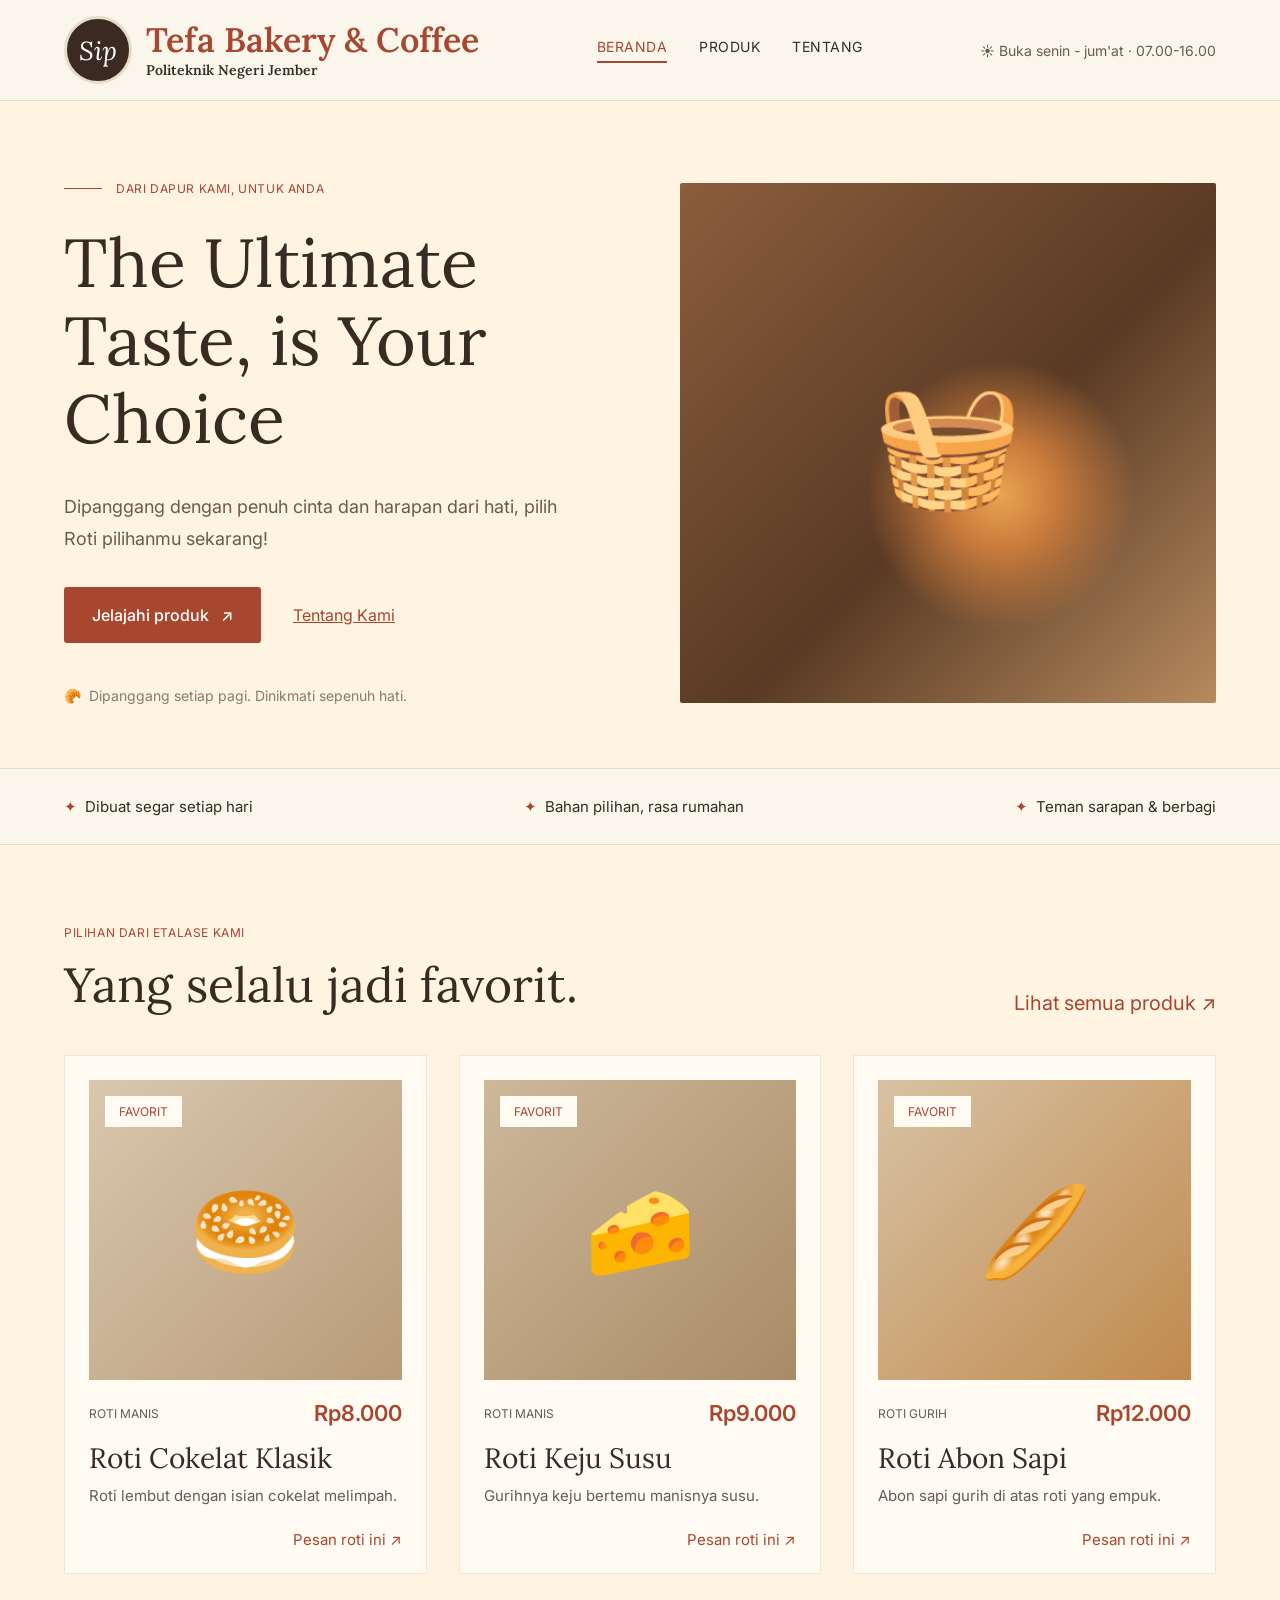
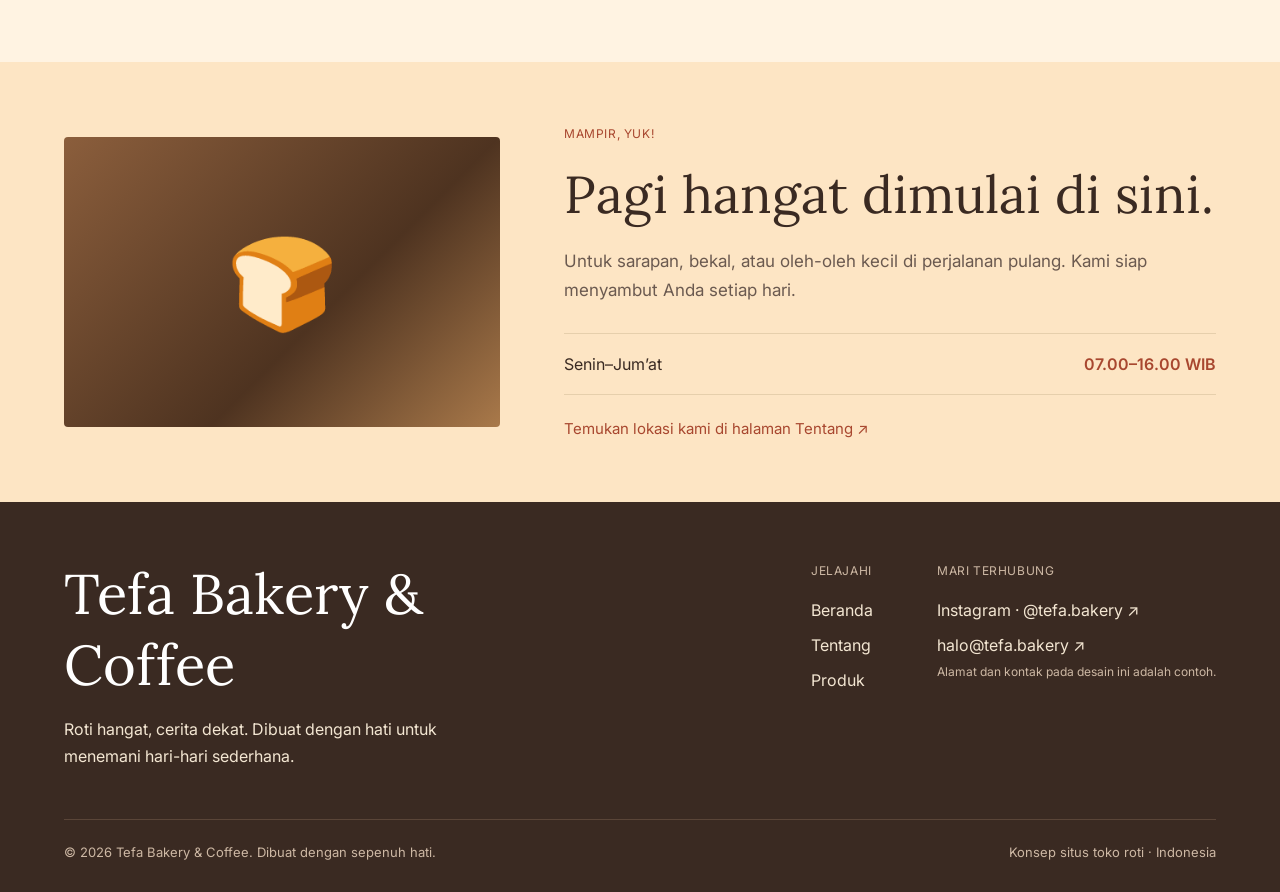
<file: index.html>
<!DOCTYPE html>
<html lang="id">
<head>
<meta charset="utf-8">
<meta name="viewport" content="width=device-width, initial-scale=1, viewport-fit=cover">
<meta name="color-scheme" content="light">
<title>Tefa Bakery &amp; Coffee - Politeknik Negeri Jember</title>
<link rel="preconnect" href="https://fonts.googleapis.com">
<link href="https://fonts.googleapis.com/css2?family=Inter:wght@400;500&family=Lora:wght@400;500;600&display=swap" rel="stylesheet">
<link rel="stylesheet" href="style.css">
</head>
<body class="page">

<!-- HEADER -->
<header class="site-header">
  <div class="brand">
    <div class="brand-mark">Sip</div>
    <div>
      <div class="brand-title">Tefa Bakery &amp; Coffee</div>
      <div class="brand-subtitle">Politeknik Negeri Jember</div>
    </div>
  </div>
  <nav class="main-nav">
    <a class="active" href="#beranda">BERANDA</a>
    <a href="#produk">PRODUK</a>
    <a href="#tentang">TENTANG</a>
  </nav>
  <div class="opening-status">☀ Buka senin - jum'at · 07.00-16.00</div>
</header>

<!-- HERO -->
<section id="beranda" class="hero">
  <div class="hero-copy">
    <div class="eyebrow"><span class="eyebrow-line"></span>DARI DAPUR KAMI, UNTUK ANDA</div>
    <h1 class="hero-title">The Ultimate Taste, is Your Choice</h1>
    <p class="hero-description">Dipanggang dengan penuh cinta dan harapan dari hati, pilih Roti pilihanmu sekarang!</p>
    <div class="hero-actions">
      <a class="button-primary" href="#produk">Jelajahi produk &nbsp;&nbsp;↗</a>
      <a class="button-secondary" href="#tentang">Tentang Kami</a>
    </div>
    <div class="hero-note">🥐 &nbsp;Dipanggang setiap pagi. Dinikmati sepenuh hati.</div>
  </div>
  <div class="hero-visual">🧺</div>
</section>

<!-- KEUNGGULAN -->
<section class="features">
  <span><span class="accent">✦</span> &nbsp;Dibuat segar setiap hari</span>
  <span><span class="accent">✦</span> &nbsp;Bahan pilihan, rasa rumahan</span>
  <span><span class="accent">✦</span> &nbsp;Teman sarapan &amp; berbagi</span>
</section>

<!-- PRODUK -->
<section id="produk" class="products">
  <div class="products-heading">
    <div>
      <div class="section-kicker">PILIHAN DARI ETALASE KAMI</div>
      <h2 class="section-title">Yang selalu jadi favorit.</h2>
    </div>
    <a class="all-products" href="#produk">Lihat semua produk ↗</a>
  </div>

  <div class="product-grid">
    <!-- Kartu 1 -->
    <article class="product-card">
      <div class="product-image product-image-chocolate">🥯
        <span class="product-badge">FAVORIT</span>
      </div>
      <div class="product-meta">
        <span class="product-category">ROTI MANIS</span>
        <span class="product-price">Rp8.000</span>
      </div>
      <h3 class="product-name">Roti Cokelat Klasik</h3>
      <p class="product-description">Roti lembut dengan isian cokelat melimpah.</p>
      <div class="product-order"><a href="#">Pesan roti ini ↗</a></div>
    </article>
    <!-- Kartu 2 -->
    <article class="product-card">
      <div class="product-image product-image-cheese">🧀
        <span class="product-badge">FAVORIT</span>
      </div>
      <div class="product-meta">
        <span class="product-category">ROTI MANIS</span>
        <span class="product-price">Rp9.000</span>
      </div>
      <h3 class="product-name">Roti Keju Susu</h3>
      <p class="product-description">Gurihnya keju bertemu manisnya susu.</p>
      <div class="product-order"><a href="#">Pesan roti ini ↗</a></div>
    </article>
    <!-- Kartu 3 -->
    <article class="product-card">
      <div class="product-image product-image-beef">🥖
        <span class="product-badge">FAVORIT</span>
      </div>
      <div class="product-meta">
        <span class="product-category">ROTI GURIH</span>
        <span class="product-price">Rp12.000</span>
      </div>
      <h3 class="product-name">Roti Abon Sapi</h3>
      <p class="product-description">Abon sapi gurih di atas roti yang empuk.</p>
      <div class="product-order"><a href="#">Pesan roti ini ↗</a></div>
    </article>
  </div>
</section>

<!-- MAMPIR -->
<section id="tentang" class="about">
  <div class="about-visual">🍞</div>
  <div class="about-copy">
    <div class="section-kicker">MAMPIR, YUK!</div>
    <h2 class="about-title">Pagi hangat dimulai di sini.</h2>
    <p class="about-description">Untuk sarapan, bekal, atau oleh-oleh kecil di perjalanan pulang. Kami siap menyambut Anda setiap hari.</p>
    <div class="about-hours">
      <span>Senin–Jum’at</span><span class="hours-time">07.00–16.00 WIB</span>
    </div>
    <a class="about-location" href="#tentang">Temukan lokasi kami di halaman Tentang ↗</a>
  </div>
</section>

<!-- FOOTER -->
<footer class="site-footer">
  <div class="footer-main">
    <div class="footer-brand">
      <div class="footer-title">Tefa Bakery &amp; Coffee</div>
      <p class="footer-description">Roti hangat, cerita dekat. Dibuat dengan hati untuk menemani hari-hari sederhana.</p>
    </div>
    <div class="footer-links">
      <div class="footer-column">
        <div class="footer-heading">JELAJAHI</div>
        <div>Beranda</div><div>Tentang</div><div>Produk</div>
      </div>
      <div class="footer-column">
        <div class="footer-heading">MARI TERHUBUNG</div>
        <div>Instagram · @tefa.bakery ↗</div>
        <div>halo@tefa.bakery ↗</div>
        <div class="footer-disclaimer">Alamat dan kontak pada desain ini adalah contoh.</div>
      </div>
    </div>
  </div>
  <div class="footer-bottom">
    <span>© 2026 Tefa Bakery &amp; Coffee. Dibuat dengan sepenuh hati.</span>
    <span>Konsep situs toko roti · Indonesia</span>
  </div>
</footer>

</body>
</html>
</file>
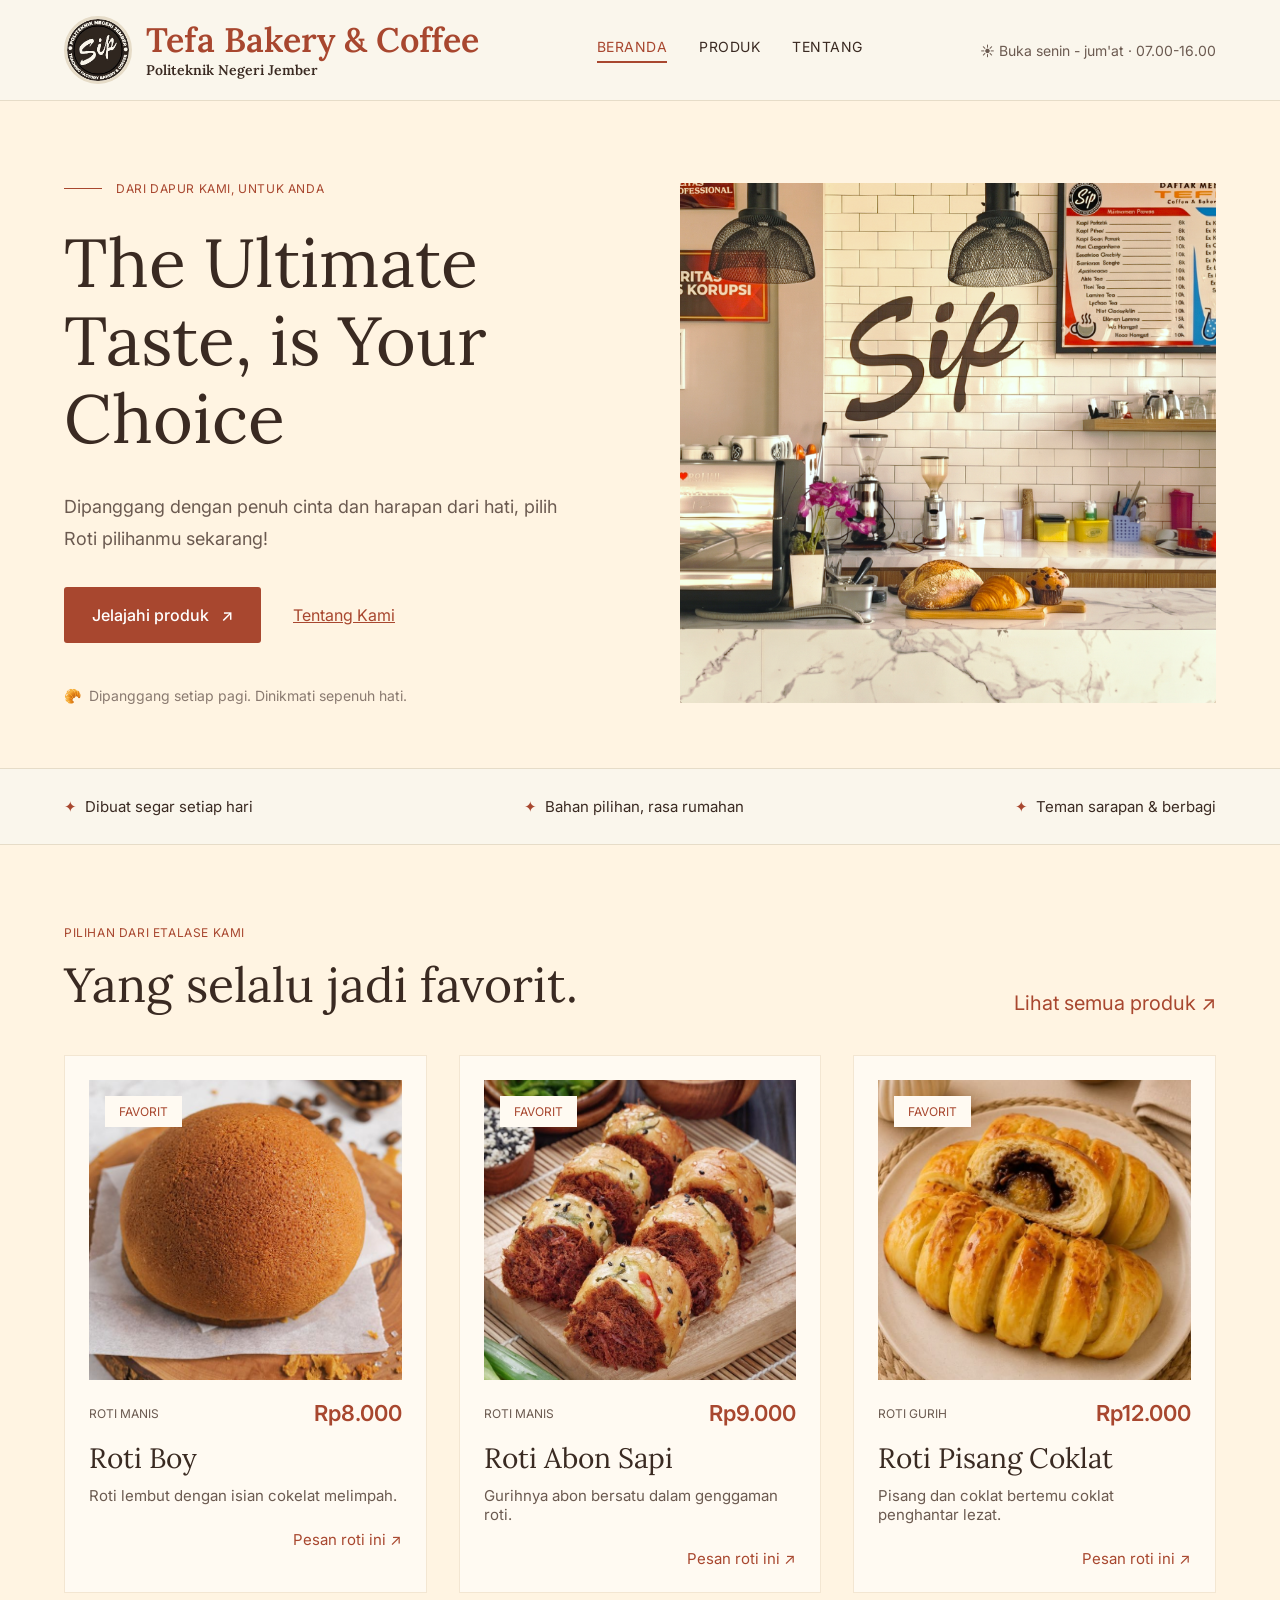
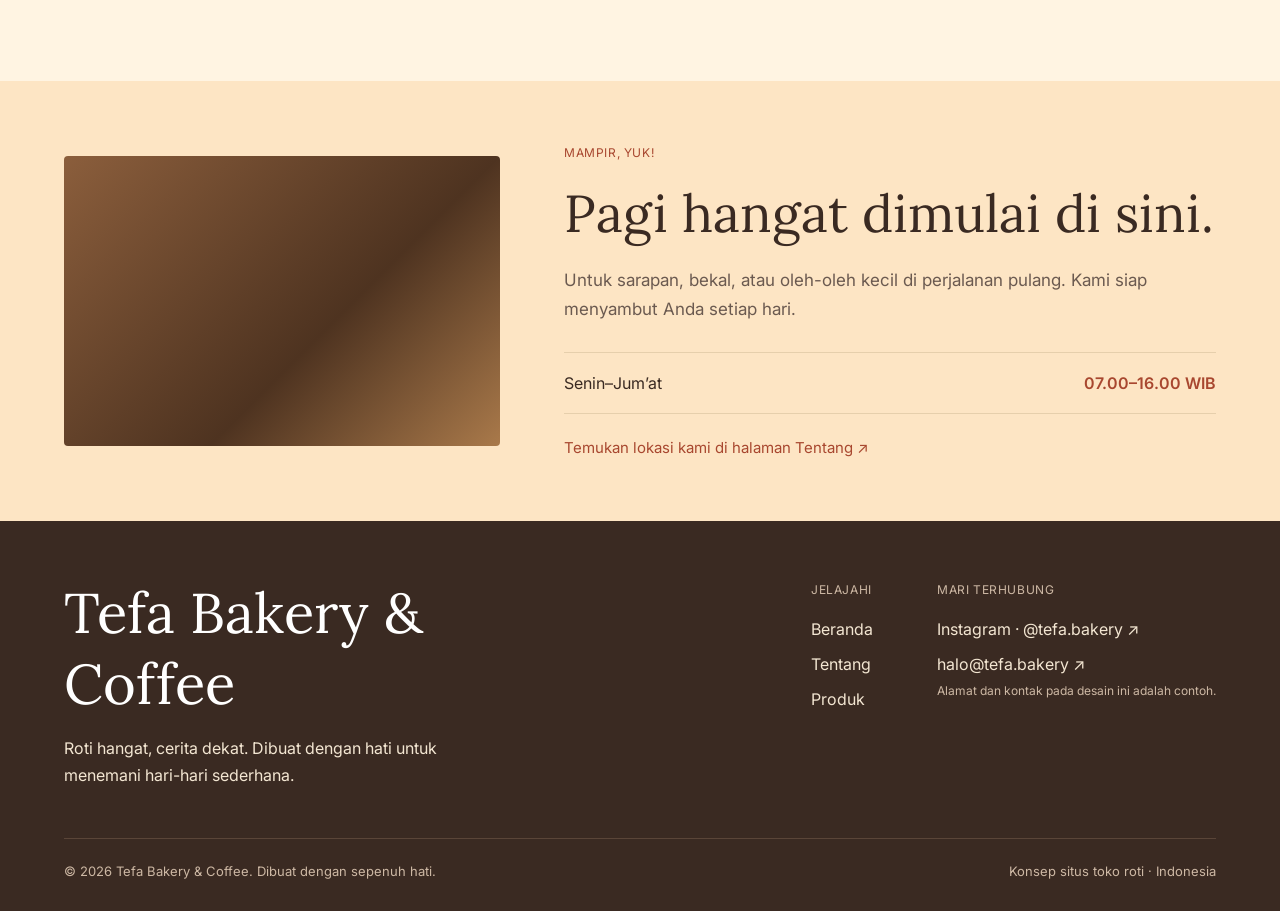
<file: htamal.html>
<!DOCTYPE html>
<html lang="id">
<head>
  <meta charset="utf-8">
  <meta name="viewport" content="width=device-width, initial-scale=1, viewport-fit=cover">
  <meta name="color-scheme" content="light">
  <title>Tefa Bakery &amp; Coffee - Politeknik Negeri Jember</title>
  <link rel="preconnect" href="https://fonts.googleapis.com">
  <link href="https://fonts.googleapis.com/css2?family=Inter:wght@400;500&family=Lora:wght@400;500;600&display=swap" rel="stylesheet">
  <link rel="stylesheet" href="htamal.css">
  <link rel="stylesheet" href="splash.css">
</head>
<body class="page splash-active">
<div id="splash" role="status" aria-label="Memuat halaman Bakery Area">
  <span class="title">
    <span class="letter">B</span><span class="letter">a</span><span class="letter">k</span><span class="letter">e</span><span class="letter">r</span><span class="letter">y</span><span class="letter space"></span><span class="letter">A</span><span class="letter">r</span><span class="letter">e</span><span class="letter">a</span><span class="letter">!</span>
  </span>
  <img class="logo" src="assets/logo1.png" alt="Logo Bakery Area">
</div>

<!-- HEADER -->
<header class="site-header">
  <div class="brand">
    <div class="brand-mark">
      <img src="assets/logo1.png" alt="Logo Tefa Bakery">
    </div>
    <div>
      <div class="brand-title">Tefa Bakery &amp; Coffee</div>
      <div class="brand-subtitle">Politeknik Negeri Jember</div>
    </div>
  </div>
  <nav class="main-nav">
    <a class="active" href="#beranda">BERANDA</a>
    <a href="#produk">PRODUK</a>
    <a href="#tentang">TENTANG</a>
  </nav>
  <div class="opening-status">☀ Buka senin - jum'at · 07.00-16.00</div>
</header>

<!-- HERO -->
<section id="beranda" class="hero">
  <div class="hero-copy">
    <div class="eyebrow"><span class="eyebrow-line"></span>DARI DAPUR KAMI, UNTUK ANDA</div>
    <h1 class="hero-title">The Ultimate Taste, is Your Choice</h1>
    <p class="hero-description">Dipanggang dengan penuh cinta dan harapan dari hati, pilih Roti pilihanmu sekarang!</p>
    <div class="hero-actions">
      <a class="button-primary" href="#produk">Jelajahi produk &nbsp;&nbsp;↗</a>
      <a class="button-secondary" href="#tentang">Tentang Kami</a>
    </div>
    <div class="hero-note">🥐 &nbsp;Dipanggang setiap pagi. Dinikmati sepenuh hati.</div>
  </div>
  <div class="hero-visual">
    <img src="assets/img1.png" alt="Aneka roti Tefa Bakery">
  </div>
</section>

<!-- KEUNGGULAN -->
<section class="features">
  <span><span class="accent">✦</span> &nbsp;Dibuat segar setiap hari</span>
  <span><span class="accent">✦</span> &nbsp;Bahan pilihan, rasa rumahan</span>
  <span><span class="accent">✦</span> &nbsp;Teman sarapan &amp; berbagi</span>
</section>

<!-- PRODUK -->
<section id="produk" class="products">
  <div class="products-heading">
    <div>
      <div class="section-kicker">PILIHAN DARI ETALASE KAMI</div>
      <h2 class="section-title">Yang selalu jadi favorit.</h2>
    </div>
    <a class="all-products" href="#produk">Lihat semua produk ↗</a>
  </div>

  <div class="product-grid">
    <!-- Kartu 1 -->
    <article class="product-card">
      <div class="product-image product-image-chocolate">
        <img src="assets/img2.png" alt="Roti Boy" loading="lazy">
        <span class="product-badge">FAVORIT</span>
      </div>
      <div class="product-meta">
        <span class="product-category">ROTI MANIS</span>
        <span class="product-price">Rp8.000</span>
      </div>
      <h3 class="product-name">Roti Boy</h3>
      <p class="product-description">Roti lembut dengan isian cokelat melimpah.</p>
      <div class="product-order"><a href="#">Pesan roti ini ↗</a></div>
    </article>
    <!-- Kartu 2 -->
    <article class="product-card">
      <div class="product-image product-image-cheese">
        <img src="assets/img3.png" alt="Roti Abon Sapi" loading="lazy">
        <span class="product-badge">FAVORIT</span>
      </div>
      <div class="product-meta">
        <span class="product-category">ROTI MANIS</span>
        <span class="product-price">Rp9.000</span>
      </div>
      <h3 class="product-name">Roti Abon Sapi</h3>
      <p class="product-description">Gurihnya abon bersatu dalam genggaman roti.</p>
      <div class="product-order"><a href="#">Pesan roti ini ↗</a></div>
    </article>
    <!-- Kartu 3 -->
    <article class="product-card">
      <div class="product-image product-image-beef">
        <img src="assets/img4.png" alt="Roti Pisang Coklat" loading="lazy">
        <span class="product-badge">FAVORIT</span>
      </div>
      <div class="product-meta">
        <span class="product-category">ROTI GURIH</span>
        <span class="product-price">Rp12.000</span>
      </div>
      <h3 class="product-name">Roti Pisang Coklat</h3>
      <p class="product-description">Pisang dan coklat bertemu coklat penghantar lezat.</p>
      <div class="product-order"><a href="#">Pesan roti ini ↗</a></div>
    </article>
  </div>
</section>

<!-- MAMPIR -->
<section id="tentang" class="about">
  <div class="about-visual">
    <iframe
      src="https://www.google.com/maps/embed?pb=!1m18!1m12!1m3!1d3949.470038056719!2d113.72444487589058!3d-8.155306181699151!2m3!1f0!2f0!3f0!3m2!1i1024!2i768!4f13.1!3m3!1m2!1s0x2dd69541b5529c1d%3A0x8a9bf208ba6d4d5e!2sTefa%20Cafe!5e0!3m2!1sid!2sid!4v1794277427305!5m2!1sid!2sid"
      title="Lokasi Tefa Cafe di Google Maps"
      allowfullscreen
      loading="lazy"
      referrerpolicy="strict-origin-when-cross-origin">
    </iframe>
  </div>
  <div class="about-copy">
    <div class="section-kicker">MAMPIR, YUK!</div>
    <h2 class="about-title">Pagi hangat dimulai di sini.</h2>
    <p class="about-description">Untuk sarapan, bekal, atau oleh-oleh kecil di perjalanan pulang. Kami siap menyambut Anda setiap hari.</p>
    <div class="about-hours">
      <span>Senin–Jum’at</span><span class="hours-time">07.00–16.00 WIB</span>
    </div>
    <a class="about-location" href="#tentang">Temukan lokasi kami di halaman Tentang ↗</a>
  </div>
</section>

<!-- FOOTER -->
<footer class="site-footer">
  <div class="footer-main">
    <div class="footer-brand">
      <div class="footer-title">Tefa Bakery &amp; Coffee</div>
      <p class="footer-description">Roti hangat, cerita dekat. Dibuat dengan hati untuk menemani hari-hari sederhana.</p>
    </div>
    <div class="footer-links">
      <div class="footer-column">
        <div class="footer-heading">JELAJAHI</div>
        <div>Beranda</div><div>Tentang</div><div>Produk</div>
      </div>
      <div class="footer-column">
        <div class="footer-heading">MARI TERHUBUNG</div>
        <div>Instagram · @tefa.bakery ↗</div>
        <div>halo@tefa.bakery ↗</div>
        <div class="footer-disclaimer">Alamat dan kontak pada desain ini adalah contoh.</div>
      </div>
    </div>
  </div>
  <div class="footer-bottom">
    <span>© 2026 Tefa Bakery &amp; Coffee. Dibuat dengan sepenuh hati.</span>
    <span>Konsep situs toko roti · Indonesia</span>
  </div>
</footer>

<script src="splash.js"></script>
</body>
</html>
</file>
<file: style.css>
html {
  scroll-behavior: smooth;
}

.page {
  margin: 0;
  padding-top: env(safe-area-inset-top, 0px);
  background: #FFF3E2;
  color: #3A2A22;
  font-family: Inter, Arial, sans-serif;
}

.site-header {
  position: sticky;
  top: 0;
  z-index: 100;
  display: flex;
  flex-wrap: wrap;
  align-items: center;
  justify-content: space-between;
  gap: 16px;
  padding: 16px 5%;
  border-bottom: 1px solid #E6DCC8;
  background: #FAF6EC;
}

.brand {
  display: flex;
  align-items: center;
  gap: 14px;
}

.brand-mark {
  display: flex;
  width: 62px;
  height: 62px;
  align-items: center;
  justify-content: center;
  border: 3px solid #E6DCC8;
  border-radius: 50%;
  background: #3A2A22;
  color: #fff;
  font-family: Lora, serif;
  font-size: 26px;
  font-style: italic;
}

.brand-title {
  color: #A8472F;
  font-family: Lora, serif;
  font-size: 34px;
  font-weight: 600;
  line-height: 1.1;
}

.brand-subtitle {
  margin-top: 2px;
  font-family: Lora, serif;
  font-size: 14px;
  font-weight: 600;
}

.main-nav {
  display: flex;
  gap: 32px;
  font-size: 14px;
  letter-spacing: .5px;
}

.main-nav a {
  padding-bottom: 6px;
  color: #3A2A22;
  text-decoration: none;
}

.main-nav .active {
  border-bottom: 2px solid #A8472F;
  color: #A8472F;
}

.opening-status {
  color: #6B5A50;
  font-size: 14px;
}

.hero {
  display: flex;
  flex-wrap: wrap;
  align-items: center;
  gap: 80px;
  padding: 80px 5% 64px;
}

.hero-copy,
.hero-visual {
  flex: 1 1 380px;
  min-width: 0;
}

.eyebrow {
  display: flex;
  align-items: center;
  gap: 14px;
  color: #A8472F;
  font-size: 12px;
  letter-spacing: .6px;
}

.eyebrow-line {
  display: inline-block;
  width: 38px;
  height: 1px;
  background: #A8472F;
}

.hero-title {
  margin: 28px 0 32px;
  font-family: Lora, serif;
  font-size: clamp(40px, 6vw, 68px);
  font-weight: 400;
  line-height: 1.15;
}

.hero-description {
  max-width: 520px;
  margin: 0 0 32px;
  color: #6B5A50;
  font-size: 18px;
  line-height: 1.8;
}

.hero-actions {
  display: flex;
  flex-wrap: wrap;
  align-items: center;
  gap: 32px;
}

.button-primary {
  padding: 18px 28px;
  border-radius: 3px;
  background: #A8472F;
  color: #fff;
  font-size: 16px;
  font-weight: 500;
  text-decoration: none;
}

.button-secondary {
  color: #A8472F;
  font-size: 16px;
}

.hero-note {
  margin-top: 44px;
  color: #8A7A70;
  font-size: 14px;
}

.hero-visual {
  display: flex;
  height: 520px;
  align-items: center;
  justify-content: center;
  border-radius: 2px;
  background: radial-gradient(circle at 60% 60%, #E9A44F 0, #C97B3C 12%, transparent 30%), linear-gradient(135deg, #8B5E3C, #5A3A24 55%, #B58A5E);
  font-size: 120px;
}

.features {
  display: flex;
  flex-wrap: wrap;
  justify-content: space-between;
  gap: 20px;
  padding: 28px 5%;
  border-top: 1px solid #E6DCC8;
  border-bottom: 1px solid #E6DCC8;
  background: #FAF6EC;
  font-size: 15px;
}

.accent {
  color: #A8472F;
}

.products {
  padding: 80px 5% 88px;
}

.products-heading {
  display: flex;
  flex-wrap: wrap;
  align-items: flex-end;
  justify-content: space-between;
  gap: 16px;
}

.section-kicker {
  color: #A8472F;
  font-size: 12px;
  letter-spacing: .6px;
}

.section-title {
  margin: 14px 0 0;
  font-family: Lora, serif;
  font-size: clamp(32px, 4vw, 48px);
  font-weight: 400;
}

.all-products {
  color: #A8472F;
  font-size: 20px;
  text-decoration: none;
}

.product-grid {
  display: flex;
  flex-wrap: wrap;
  gap: 32px;
  margin-top: 40px;
}

.product-card {
  flex: 1 1 280px;
  min-width: 0;
  box-sizing: border-box;
  padding: 24px;
  border: 1px solid #F3E6D2;
  background: #FFFAF2;
}

.product-image {
  position: relative;
  display: flex;
  height: 300px;
  align-items: center;
  justify-content: center;
  font-size: 90px;
}

.product-image-chocolate {
  background: linear-gradient(135deg, #D9C7AE, #B89B78);
}

.product-image-cheese {
  background: linear-gradient(135deg, #CDB89A, #A98B66);
}

.product-image-beef {
  background: linear-gradient(135deg, #D8C2A3, #C08A4E);
}

.product-badge {
  position: absolute;
  top: 16px;
  left: 16px;
  padding: 8px 14px;
  background: #FFFAF2;
  color: #A8472F;
  font-size: 12px;
}

.product-meta {
  display: flex;
  align-items: center;
  justify-content: space-between;
  margin-top: 20px;
}

.product-category {
  color: #6B5A50;
  font-size: 12px;
}

.product-price {
  color: #A8472F;
  font-size: 22px;
  font-weight: 600;
}

.product-name {
  margin: 14px 0 10px;
  font-family: Lora, serif;
  font-size: 28px;
  font-weight: 400;
}

.product-description {
  margin: 0;
  color: #6B5A50;
  font-size: 15px;
}

.product-order {
  margin-top: 24px;
  text-align: right;
}

.product-order a {
  color: #A8472F;
  font-size: 15px;
  text-decoration: none;
}

.about {
  display: flex;
  flex-wrap: wrap;
  align-items: center;
  gap: 64px;
  padding: 64px 5%;
  background: #FDE5C4;
}

.about-visual {
  display: flex;
  flex: 1 1 320px;
  min-width: 0;
  height: 290px;
  align-items: center;
  justify-content: center;
  border-radius: 4px;
  background: linear-gradient(135deg, #8B5E3C, #4E3320 60%, #A9794A);
  font-size: 90px;
}

.about-copy {
  flex: 2 1 420px;
  min-width: 0;
}

.about-title {
  margin: 20px 0;
  font-family: Lora, serif;
  font-size: clamp(32px, 4.5vw, 52px);
  font-weight: 400;
}

.about-description {
  margin: 0 0 28px;
  color: #6B5A50;
  font-size: 17px;
  line-height: 1.7;
}

.about-hours {
  display: flex;
  justify-content: space-between;
  padding: 20px 0;
  border-top: 1px solid #E6CFAC;
  border-bottom: 1px solid #E6CFAC;
  font-size: 16px;
}

.hours-time {
  color: #A8472F;
  font-weight: 600;
}

.about-location {
  display: inline-block;
  margin-top: 24px;
  color: #A8472F;
  font-size: 15px;
  text-decoration: none;
}

.site-footer {
  padding: 56px 5% calc(32px + env(safe-area-inset-bottom, 0px));
  background: #3A2A22;
  color: #F3E6D2;
}

.footer-main {
  display: flex;
  flex-wrap: wrap;
  justify-content: space-between;
  gap: 48px;
}

.footer-brand {
  flex: 1 1 280px;
  max-width: 420px;
}

.footer-title {
  color: #fff;
  font-family: Lora, serif;
  font-size: 56px;
}

.footer-description {
  margin: 16px 0 0;
  font-size: 16px;
  line-height: 1.7;
}

.footer-links {
  display: flex;
  flex-wrap: wrap;
  gap: 64px;
}

.footer-column {
  font-size: 16px;
  line-height: 2.2;
}

.footer-heading {
  margin-bottom: 8px;
  color: #CDB8A4;
  font-size: 12px;
  letter-spacing: .6px;
}

.footer-disclaimer {
  color: #CDB8A4;
  font-size: 12px;
  line-height: 1.5;
}

.footer-bottom {
  display: flex;
  flex-wrap: wrap;
  justify-content: space-between;
  gap: 12px;
  margin-top: 48px;
  padding-top: 24px;
  border-top: 1px solid #5A4538;
  color: #CDB8A4;
  font-size: 13px;
}
</file>
<file: htamal.css>
html {
  scroll-behavior: smooth;
  scrollbar-width: none;
  -ms-overflow-style: none;
}

html::-webkit-scrollbar {
  display: none;
}

.page {
  margin: 0;
  padding-top: env(safe-area-inset-top, 0px);
  background: rgb(255, 244, 226);
  color: #3A2A22;
  font-family: Inter, Arial, sans-serif;
}

.site-header {
  position: sticky;
  top: 0;
  z-index: 100;
  display: flex;
  flex-wrap: wrap;
  align-items: center;
  justify-content: space-between;
  gap: 16px;
  padding: 16px 5%;
  border-bottom: 1px solid #E6DCC8;
  background: #FAF6EC;
}

.brand {
  display: flex;
  align-items: center;
  gap: 14px;
}

.brand-mark {
  display: flex;
  width: 62px;
  height: 62px;
  flex: 0 0 62px;
  align-items: center;
  justify-content: center;
  border: 3px solid #E6DCC8;
  border-radius: 50%;
  overflow: hidden;
}

.brand-mark img {
  display: block;
  width: 100%;
  height: 100%;
  object-fit: cover;
}

.brand-title {
  color: #A8472F;
  font-family: Lora, serif;
  font-size: 34px;
  font-weight: 600;
  line-height: 1.1;
}

.brand-subtitle {
  margin-top: 2px;
  font-family: Lora, serif;
  font-size: 14px;
  font-weight: 600;
}

.main-nav {
  display: flex;
  gap: 32px;
  font-size: 14px;
  letter-spacing: .5px;
}

.main-nav a {
  padding-bottom: 6px;
  color: #3A2A22;
  text-decoration: none;
}

.main-nav .active {
  border-bottom: 2px solid #A8472F;
  color: #A8472F;
}

.opening-status {
  color: #6B5A50;
  font-size: 14px;
}

.hero {
  display: flex;
  flex-wrap: wrap;
  align-items: center;
  gap: 80px;
  padding: 80px 5% 64px;
}

.hero-copy,
.hero-visual {
  flex: 1 1 380px;
  min-width: 0;
}

.eyebrow {
  display: flex;
  align-items: center;
  gap: 14px;
  color: #A8472F;
  font-size: 12px;
  letter-spacing: .6px;
}

.eyebrow-line {
  display: inline-block;
  width: 38px;
  height: 1px;
  background: #A8472F;
}

.hero-title {
  margin: 28px 0 32px;
  font-family: Lora, serif;
  font-size: clamp(40px, 6vw, 68px);
  font-weight: 400;
  line-height: 1.15;
}

.hero-description {
  max-width: 520px;
  margin: 0 0 32px;
  color: #6B5A50;
  font-size: 18px;
  line-height: 1.8;
}

.hero-actions {
  display: flex;
  flex-wrap: wrap;
  align-items: center;
  gap: 32px;
}

.button-primary {
  padding: 18px 28px;
  border-radius: 3px;
  background: #A8472F;
  color: #fff;
  font-size: 16px;
  font-weight: 500;
  text-decoration: none;
}

.button-secondary {
  color: #A8472F;
  font-size: 16px;
}

.hero-note {
  margin-top: 44px;
  color: #8A7A70;
  font-size: 14px;
}

.hero-visual {
  height: 520px;
  overflow: hidden;
  border-radius: 2px;
  background: radial-gradient(circle at 60% 60%, #E9A44F 0, #C97B3C 12%, transparent 30%), linear-gradient(135deg, #8B5E3C, #5A3A24 55%, #B58A5E);
}

.features {
  display: flex;
  flex-wrap: wrap;
  justify-content: space-between;
  gap: 20px;
  padding: 28px 5%;
  border-top: 1px solid #E6DCC8;
  border-bottom: 1px solid #E6DCC8;
  background: #FAF6EC;
  font-size: 15px;
}

.accent {
  color: #A8472F;
}

.products {
  padding: 80px 5% 88px;
}

.products-heading {
  display: flex;
  flex-wrap: wrap;
  align-items: flex-end;
  justify-content: space-between;
  gap: 16px;
}

.section-kicker {
  color: #A8472F;
  font-size: 12px;
  letter-spacing: .6px;
}

.section-title {
  margin: 14px 0 0;
  font-family: Lora, serif;
  font-size: clamp(32px, 4vw, 48px);
  font-weight: 400;
}

.all-products {
  color: #A8472F;
  font-size: 20px;
  text-decoration: none;
}

.product-grid {
  display: flex;
  flex-wrap: wrap;
  gap: 32px;
  margin-top: 40px;
}

.product-card {
  flex: 1 1 280px;
  min-width: 0;
  box-sizing: border-box;
  padding: 24px;
  border: 1px solid #F3E6D2;
  background: #FFFAF2;
}

.product-image {
  position: relative;
  height: 300px;
  overflow: hidden;
}

.product-image-chocolate {
  background: linear-gradient(135deg, #D9C7AE, #B89B78);
}

.product-image-cheese {
  background: linear-gradient(135deg, #CDB89A, #A98B66);
}

.product-image-beef {
  background: linear-gradient(135deg, #D8C2A3, #C08A4E);
}

.product-badge {
  position: absolute;
  top: 16px;
  left: 16px;
  padding: 8px 14px;
  background: #FFFAF2;
  color: #A8472F;
  font-size: 12px;
}

.product-meta {
  display: flex;
  align-items: center;
  justify-content: space-between;
  margin-top: 20px;
}

.product-category {
  color: #6B5A50;
  font-size: 12px;
}

.product-price {
  color: #A8472F;
  font-size: 22px;
  font-weight: 600;
}

.product-name {
  margin: 14px 0 10px;
  font-family: Lora, serif;
  font-size: 28px;
  font-weight: 400;
}

.product-description {
  margin: 0;
  color: #6B5A50;
  font-size: 15px;
}

.product-order {
  margin-top: 24px;
  text-align: right;
}

.product-order a {
  color: #A8472F;
  font-size: 15px;
  text-decoration: none;
}

.about {
  display: flex;
  flex-wrap: wrap;
  align-items: center;
  gap: 64px;
  padding: 64px 5%;
  background: #FDE5C4;
}

.about-visual {
  flex: 1 1 320px;
  min-width: 0;
  height: 290px;
  overflow: hidden;
  border-radius: 4px;
  background: linear-gradient(135deg, #8B5E3C, #4E3320 60%, #A9794A);
}

.about-copy {
  flex: 2 1 420px;
  min-width: 0;
}

.about-title {
  margin: 20px 0;
  font-family: Lora, serif;
  font-size: clamp(32px, 4.5vw, 52px);
  font-weight: 400;
}

.about-description {
  margin: 0 0 28px;
  color: #6B5A50;
  font-size: 17px;
  line-height: 1.7;
}

.about-hours {
  display: flex;
  justify-content: space-between;
  padding: 20px 0;
  border-top: 1px solid #E6CFAC;
  border-bottom: 1px solid #E6CFAC;
  font-size: 16px;
}

.hours-time {
  color: #A8472F;
  font-weight: 600;
}

.about-location {
  display: inline-block;
  margin-top: 24px;
  color: #A8472F;
  font-size: 15px;
  text-decoration: none;
}

.hero-visual img,
.product-image img {
  display: block;
  width: 100%;
  height: 100%;
  object-fit: cover;
  border-radius: inherit;
}

.about-visual iframe {
  display: block;
  width: 100%;
  height: 100%;
  border: 0;
}

.site-footer {
  padding: 56px 5% calc(32px + env(safe-area-inset-bottom, 0px));
  background: #3A2A22;
  color: #F3E6D2;
}

.footer-main {
  display: flex;
  flex-wrap: wrap;
  justify-content: space-between;
  gap: 48px;
}

.footer-brand {
  flex: 1 1 280px;
  max-width: 420px;
}

.footer-title {
  color: #fff;
  font-family: Lora, serif;
  font-size: 56px;
}

.footer-description {
  margin: 16px 0 0;
  font-size: 16px;
  line-height: 1.7;
}

.footer-links {
  display: flex;
  flex-wrap: wrap;
  gap: 64px;
}

.footer-column {
  font-size: 16px;
  line-height: 2.2;
}

.footer-heading {
  margin-bottom: 8px;
  color: #CDB8A4;
  font-size: 12px;
  letter-spacing: .6px;
}

.footer-disclaimer {
  color: #CDB8A4;
  font-size: 12px;
  line-height: 1.5;
}

.footer-bottom {
  display: flex;
  flex-wrap: wrap;
  justify-content: space-between;
  gap: 12px;
  margin-top: 48px;
  padding-top: 24px;
  border-top: 1px solid #5A4538;
  color: #CDB8A4;
  font-size: 13px;
}
</file>
<file: splash.css>
#splash {
  --splash-bg: #fff6eb;
  position: fixed;
  inset: 0;
  z-index: 9999;
  display: flex;
  flex-direction: row;
  align-items: center;
  justify-content: center;
  background: var(--splash-bg);
  animation: splash-lift 0.8s ease-in-out 2.4s forwards;
}

body.splash-active {
  overflow: hidden;
}

#splash *,
#splash *::before,
#splash *::after {
  box-sizing: border-box;
  margin: 0;
  padding: 0;
}

#splash .title {
  position: relative;
  top: 0;
  display: flex;
  align-items: center;
  font-family: "Lora", serif;
  font-size: clamp(32px, 8vw, 72px);
  color: #3A2A22;

  text-align: center;
  z-index: 3;
}

#splash .letter {
  position: relative;
  display: inline-block;
  padding: 0 1px;
  opacity: 0;
  font-family: "Lora", serif;
  animation: splash-letter 0.5s cubic-bezier(0.2, 0.8, 0.2, 1) both;
}

#splash .letter.space {
  width: 0.3em;
  padding: 0;
}

#splash .letter:nth-child(1) { animation-delay: 0s; }
#splash .letter:nth-child(2) { animation-delay: 0.07s; }
#splash .letter:nth-child(3) { animation-delay: 0.14s; }
#splash .letter:nth-child(4) { animation-delay: 0.21s; }
#splash .letter:nth-child(5) { animation-delay: 0.28s; }
#splash .letter:nth-child(6) { animation-delay: 0.35s; }
#splash .letter:nth-child(8) { animation-delay: 0.49s; }
#splash .letter:nth-child(9) { animation-delay: 0.56s; }
#splash .letter:nth-child(10) { animation-delay: 0.63s; }
#splash .letter:nth-child(11) { animation-delay: 0.7s; }
#splash .letter:nth-child(12) { animation-delay: 0.77s; }

#splash .logo {
  position: relative;
  top: 0;
  width: clamp(72px, 16vw, 160px);
  aspect-ratio: 1;
  margin-left: 16px;
  padding: 8px;
  border-radius: 50%;
  background-color: #f5e8c8;
  object-fit: contain;
  opacity: 0;
  z-index: 3;
  animation: splash-letter 0.5s cubic-bezier(0.2, 0.8, 0.2, 1) 0.9s both;
}

@keyframes splash-letter {
  from { transform: translate3d(0, 16px, 0); opacity: 0; }
  to   { transform: translate3d(0, 0, 0); opacity: 1; }
}

@keyframes splash-lift {
  0%   { transform: translate3d(0, 0, 0); visibility: visible; }
  100% { transform: translate3d(0, -100%, 0); visibility: hidden; }
}

@media (prefers-reduced-motion: reduce) {
  #splash {
    animation-duration: 0.01ms;
    animation-delay: 0s;
  }

  #splash .letter,
  #splash .logo {
    animation-duration: 0.01ms;
    animation-delay: 0s;
    animation-fill-mode: forwards;
  }
}
</file>
